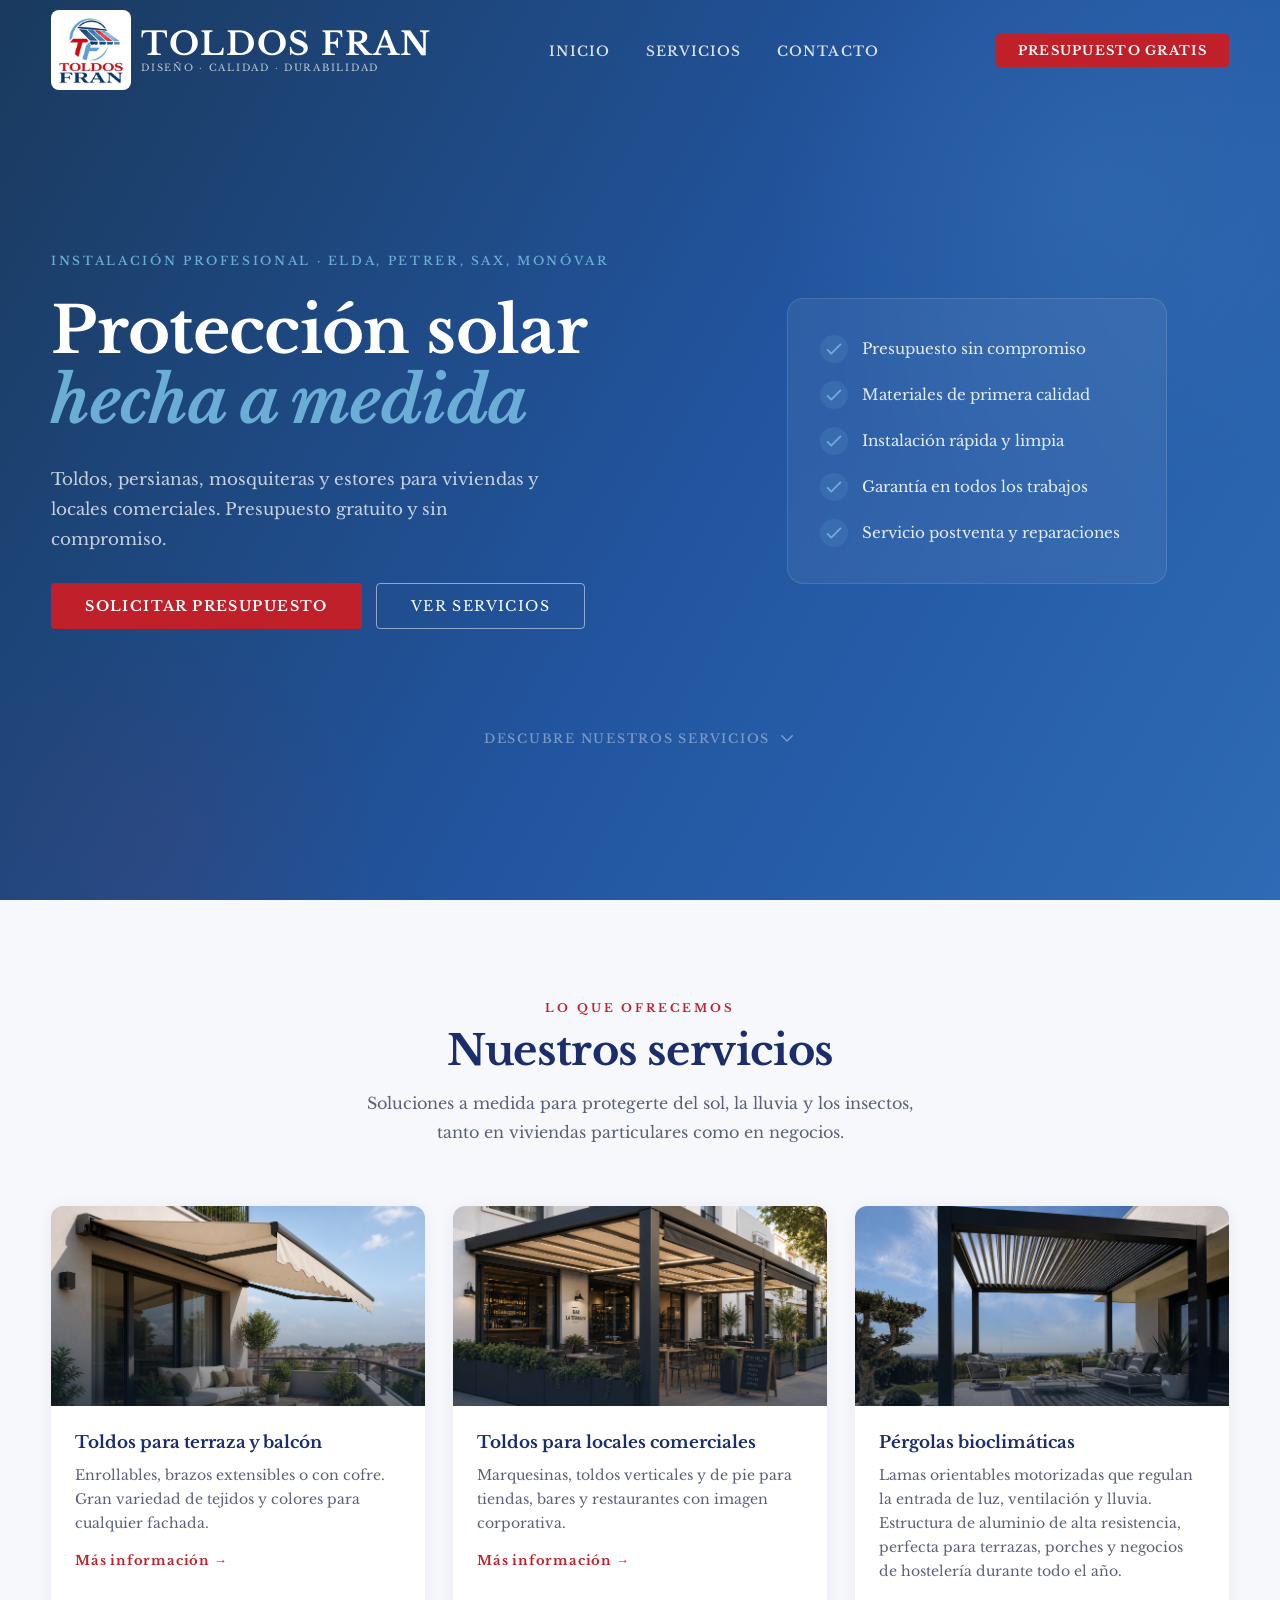
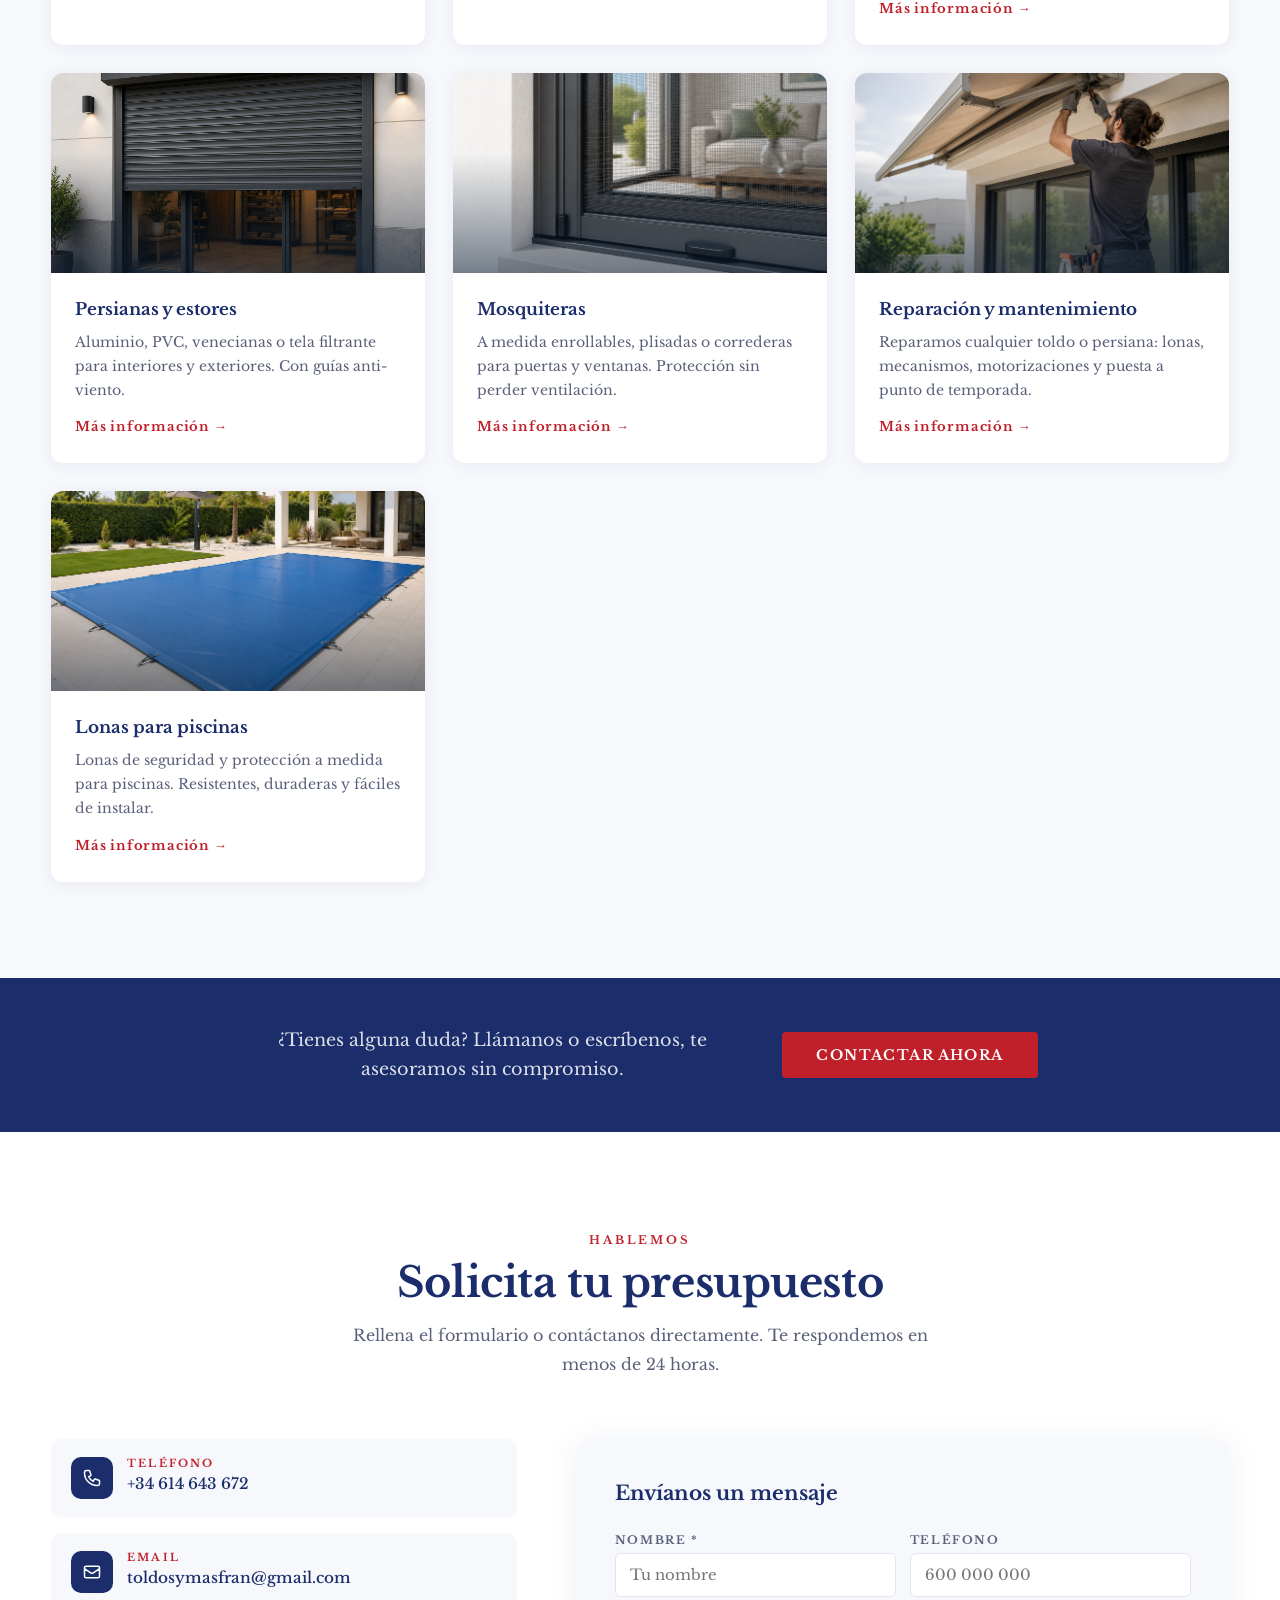
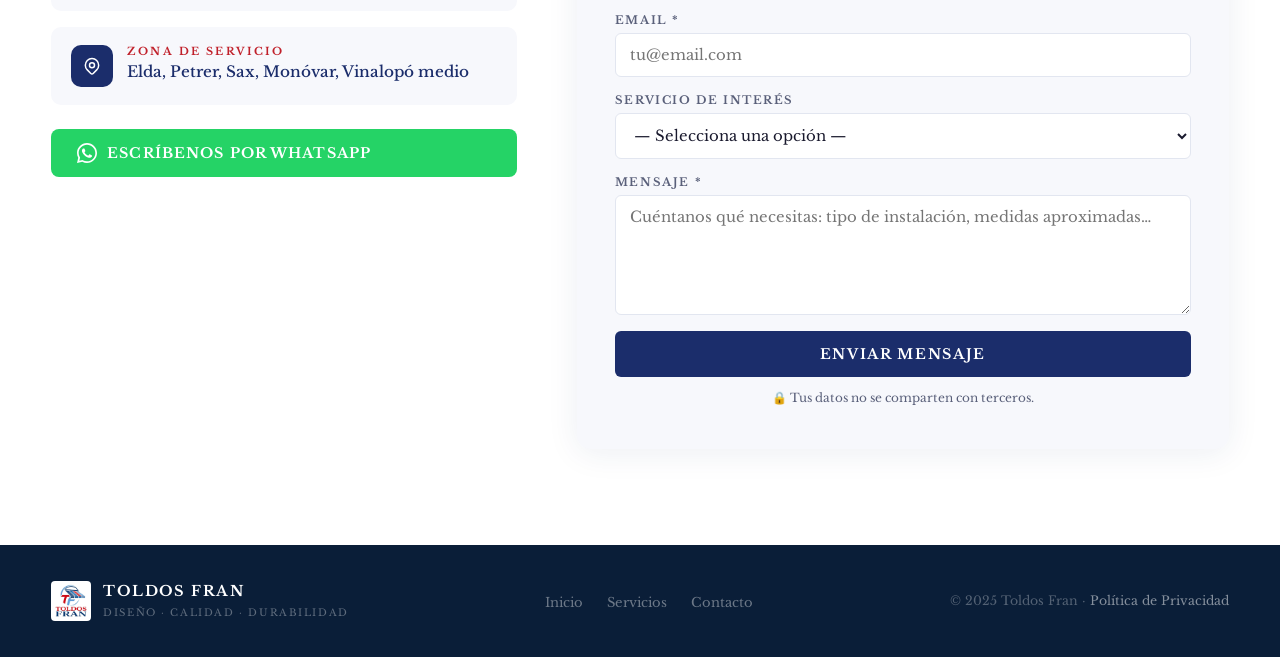
<file: index.html>
<!DOCTYPE html>
<html lang="es">
<head>
  <meta charset="UTF-8" />
  <meta name="viewport" content="width=device-width, initial-scale=1.0" />
  <meta name="description" content="Toldos Fran, instalación y reparación de toldos, persianas, mosquiteras y lonas en Elda, Petrer y comarca del Vinalopó. Presupuesto gratuito." />
  <meta name="keywords" content="toldos Elda, toldos Vinalopó, toldos Petrer, persianas Petrer, toldos Sax, persianas Sax, Pérgolas Petrer,persianas Elda, mosquiteras Elda, lonas piscina Elda, toldos Novelda, pérgolas bioclimáticas Elda" />
  <meta name="robots" content="index, follow" />
  <title>Toldos Fran – Toldos, Persianas y Mosquiteras en Elda | Vinalopó</title>
  <link rel="preconnect" href="https://fonts.googleapis.com" />
  <link rel="icon" type="image/jpeg" href="favicon.jpg" />
  <link rel="preconnect" href="https://fonts.gstatic.com" crossorigin />
  <link href="https://fonts.googleapis.com/css2?family=Libre+Baskerville:ital,wght@0,400;0,700;1,400&family=Roboto:ital,wght@0,300;0,400;0,500;0,700;1,300&display=swap" rel="stylesheet" />
  <link rel="stylesheet" href="styles.css" />
</head>
<body>

<!-- ══ NAVBAR ══════════════════════════════════ -->
<nav id="navbar">
  <div class="nav-inner">
    <a href="#inicio" class="nav-logo">
      <img src="logoToldosFran.jpg" alt="Toldos Fran - Toldos y persianas en Elda, Petrer y comarca" />
      <div class="nav-brand">
        <strong>Toldos Fran</strong>
        <span>Diseño · Calidad · Durabilidad</span>
      </div>
    </a>

    <ul class="nav-links" id="navMenu">
      <li><a href="#inicio">Inicio</a></li>
      <li><a href="#servicios">Servicios</a></li>
      <li><a href="#contacto">Contacto</a></li>
    </ul>

    <a href="#contacto" class="nav-cta">Presupuesto gratis</a>

    <button class="hamburger" id="hamburger" aria-label="Menú">
      <span></span><span></span><span></span>
    </button>
  </div>
</nav>


<!-- ══ HERO ════════════════════════════════════ -->
<section id="inicio">
  <div class="hero-inner">

    <div class="hero-text">
      <p class="hero-eyebrow">Instalación profesional · Elda, Petrer, Sax, Monóvar</p>
      <h1>Protección solar<br /><em>hecha a medida</em></h1>
      <p class="hero-desc">
        Toldos, persianas, mosquiteras y estores para viviendas
        y locales comerciales. Presupuesto gratuito y sin compromiso.
      </p>
      <div class="hero-btns">
        <a href="#contacto" class="btn-primary">Solicitar presupuesto</a>
        <a href="#servicios" class="btn-ghost">Ver servicios</a>
      </div>
    </div>

    <div class="hero-aside">
      <div class="hero-card">
        <div class="hero-card-item">
          <svg width="20" height="20" fill="none" viewBox="0 0 24 24" stroke="currentColor" stroke-width="2"><path stroke-linecap="round" stroke-linejoin="round" d="M5 13l4 4L19 7"/></svg>
          <span>Presupuesto sin compromiso</span>
        </div>
        <div class="hero-card-item">
          <svg width="20" height="20" fill="none" viewBox="0 0 24 24" stroke="currentColor" stroke-width="2"><path stroke-linecap="round" stroke-linejoin="round" d="M5 13l4 4L19 7"/></svg>
          <span>Materiales de primera calidad</span>
        </div>
        <div class="hero-card-item">
          <svg width="20" height="20" fill="none" viewBox="0 0 24 24" stroke="currentColor" stroke-width="2"><path stroke-linecap="round" stroke-linejoin="round" d="M5 13l4 4L19 7"/></svg>
          <span>Instalación rápida y limpia</span>
        </div>
        <div class="hero-card-item">
          <svg width="20" height="20" fill="none" viewBox="0 0 24 24" stroke="currentColor" stroke-width="2"><path stroke-linecap="round" stroke-linejoin="round" d="M5 13l4 4L19 7"/></svg>
          <span>Garantía en todos los trabajos</span>
        </div>
        <div class="hero-card-item">
          <svg width="20" height="20" fill="none" viewBox="0 0 24 24" stroke="currentColor" stroke-width="2"><path stroke-linecap="round" stroke-linejoin="round" d="M5 13l4 4L19 7"/></svg>
          <span>Servicio postventa y reparaciones</span>
        </div>
      </div>
    </div>

  </div>

  <!-- franja inferior de scroll -->
  <div class="hero-scroll">
    <span>Descubre nuestros servicios</span>
    <svg width="18" height="18" fill="none" viewBox="0 0 24 24" stroke="currentColor" stroke-width="2">
      <path stroke-linecap="round" stroke-linejoin="round" d="M19 9l-7 7-7-7"/>
    </svg>
  </div>
</section>


<!-- ══ SERVICIOS ═══════════════════════════════ -->
<section id="servicios">
  <div class="section-wrap">

    <div class="section-header">
      <p class="eyebrow">Lo que ofrecemos</p>
      <h2>Nuestros servicios</h2>
      <p class="section-desc">Soluciones a medida para protegerte del sol, la lluvia y los insectos, tanto en viviendas particulares como en negocios.</p>
    </div>

    <div class="svc-grid">

      <div class="svc-card">
        <div class="svc-img" style="background-image: url('img/toldo_terraza.png')">
          <div class="svc-img-overlay"></div>
        </div>
        <div class="svc-body">
          <h3>Toldos para terraza y balcón</h3>
          <p>Enrollables, brazos extensibles o con cofre. Gran variedad de tejidos y colores para cualquier fachada.</p>
          <a href="#contacto" class="svc-link">Más información →</a>
        </div>
      </div>

      <div class="svc-card">
        <div class="svc-img" style="background-image: url('img/toldo_comercial.png')">
          <div class="svc-img-overlay"></div>
        </div>
        <div class="svc-body">
          <h3>Toldos para locales comerciales</h3>
          <p>Marquesinas, toldos verticales y de pie para tiendas, bares y restaurantes con imagen corporativa.</p>
          <a href="#contacto" class="svc-link">Más información →</a>
        </div>
      </div>

      <div class="svc-card">
        <div class="svc-img" style="background-image: url('img/pergola.png')">
          <div class="svc-img-overlay"></div>
        </div>
        <div class="svc-body">
          <h3>Pérgolas bioclimáticas</h3>
          <p>Lamas orientables motorizadas que regulan la entrada de luz, ventilación y lluvia. Estructura de aluminio de alta resistencia, perfecta para terrazas, porches y negocios de hostelería durante todo el año.</p>
          <a href="#contacto" class="svc-link">Más información →</a>
        </div>
      </div>

      <div class="svc-card">
        <div class="svc-img" style="background-image: url('img/persianas.png')">
          <div class="svc-img-overlay"></div>
        </div>
        <div class="svc-body">
          <h3>Persianas y estores</h3>
          <p>Aluminio, PVC, venecianas o tela filtrante para interiores y exteriores. Con guías anti-viento.</p>
          <a href="#contacto" class="svc-link">Más información →</a>
        </div>
      </div>

      <div class="svc-card">
        <div class="svc-img" style="background-image: url('img/mosquiteras.png')">
          <div class="svc-img-overlay"></div>
        </div>
        <div class="svc-body">
          <h3>Mosquiteras</h3>
          <p>A medida enrollables, plisadas o correderas para puertas y ventanas. Protección sin perder ventilación.</p>
          <a href="#contacto" class="svc-link">Más información →</a>
        </div>
      </div>

      <div class="svc-card">
        <div class="svc-img" style="background-image: url('img/reparacion.png')">
          <div class="svc-img-overlay"></div>
        </div>
        <div class="svc-body">
          <h3>Reparación y mantenimiento</h3>
          <p>Reparamos cualquier toldo o persiana: lonas, mecanismos, motorizaciones y puesta a punto de temporada.</p>
          <a href="#contacto" class="svc-link">Más información →</a>
        </div>
      </div>

      <div class="svc-card">
        <div class="svc-img" style="background-image: url('img/lonas_piscina.png')">
          <div class="svc-img-overlay"></div>
        </div>
        <div class="svc-body">
          <h3>Lonas para piscinas</h3>
          <p>Lonas de seguridad y protección a medida para piscinas. Resistentes, duraderas y fáciles de instalar.</p>
          <a href="#contacto" class="svc-link">Más información →</a>
        </div>
      </div>

    </div>
  </div>
</section>


<!-- ══ FRANJA CTA ══════════════════════════════ -->
<div class="cta-strip">
  <p>¿Tienes alguna duda? Llámanos o escríbenos, te asesoramos sin compromiso.</p>
  <a href="#contacto" class="btn-primary">Contactar ahora</a>
</div>


<!-- ══ CONTACTO ════════════════════════════════ -->
<section id="contacto">
  <div class="section-wrap">

    <div class="section-header">
      <p class="eyebrow">Hablemos</p>
      <h2>Solicita tu presupuesto</h2>
      <p class="section-desc">Rellena el formulario o contáctanos directamente. Te respondemos en menos de 24 horas.</p>
    </div>

    <div class="contact-grid">

      <!-- Info -->
      <div class="contact-info">

        <div class="cinfo-item">
          <div class="cinfo-icon">
            <svg width="20" height="20" fill="none" viewBox="0 0 24 24" stroke="white" stroke-width="1.8">
              <path stroke-linecap="round" stroke-linejoin="round" d="M3 5a2 2 0 012-2h3.28a1 1 0 01.948.684l1.498 4.493a1 1 0 01-.502 1.21l-2.257 1.13a11.042 11.042 0 005.516 5.516l1.13-2.257a1 1 0 011.21-.502l4.493 1.498a1 1 0 01.684.949V19a2 2 0 01-2 2h-1C9.716 21 3 14.284 3 6V5z"/>
            </svg>
          </div>
          <div class="cinfo-body">
            <!-- ✏️ Cambia por el número real -->
            <label>Teléfono</label>
            <a href="tel:+34614643672">+34 614 643 672</a>
          </div>
        </div>

        <div class="cinfo-item">
          <div class="cinfo-icon">
            <svg width="20" height="20" fill="none" viewBox="0 0 24 24" stroke="white" stroke-width="1.8">
              <path stroke-linecap="round" stroke-linejoin="round" d="M3 8l7.89 5.26a2 2 0 002.22 0L21 8M5 19h14a2 2 0 002-2V7a2 2 0 00-2-2H5a2 2 0 00-2 2v10a2 2 0 002 2z"/>
            </svg>
          </div>
          <div class="cinfo-body">
            <!-- ✏️ Cambia por el email real -->
            <label>Email</label>
            <a href="mailto:toldosymasfran@gmail.com">toldosymasfran@gmail.com</a>
          </div>
        </div>

        <div class="cinfo-item">
          <div class="cinfo-icon">
            <svg width="20" height="20" fill="none" viewBox="0 0 24 24" stroke="white" stroke-width="1.8">
              <path stroke-linecap="round" stroke-linejoin="round" d="M17.657 16.657L13.414 20.9a1.998 1.998 0 01-2.827 0l-4.244-4.243a8 8 0 1111.314 0z"/>
              <path stroke-linecap="round" stroke-linejoin="round" d="M15 11a3 3 0 11-6 0 3 3 0 016 0z"/>
            </svg>
          </div>
          <div class="cinfo-body">
            <label>Zona de servicio</label>
            <span>Elda, Petrer, Sax, Monóvar, Vinalopó medio</span>
          </div>
        </div>

        <!--
          ✏️ WHATSAPP: cambia 34614643672 por el número real sin '+'.
             Ejemplo: +34 600 123 456  →  34600123456
        -->
        <a href="https://wa.me/34614643672?text=Hola%2C%20me%20gustar%C3%ADa%20pedir%20presupuesto."
           class="btn-whatsapp" target="_blank" rel="noopener noreferrer">
          <svg width="20" height="20" viewBox="0 0 32 32" fill="white">
            <path d="M16 0C7.163 0 0 7.163 0 16c0 2.822.736 5.469 2.027 7.773L0 32l8.485-2.003A15.937 15.937 0 0016 32c8.837 0 16-7.163 16-16S24.837 0 16 0zm0 29.333a13.27 13.27 0 01-6.756-1.843l-.484-.288-5.037 1.19 1.21-5.01-.315-.514A13.267 13.267 0 012.667 16C2.667 8.636 8.636 2.667 16 2.667S29.333 8.636 29.333 16 23.364 29.333 16 29.333zm7.27-9.927c-.398-.2-2.354-1.163-2.72-1.295-.365-.133-.631-.2-.897.2-.266.398-1.031 1.295-1.264 1.562-.232.266-.465.3-.863.1-.399-.2-1.683-.62-3.205-1.98-1.185-1.057-1.985-2.363-2.218-2.761-.232-.4-.025-.615.175-.814.18-.178.398-.465.598-.697.198-.232.265-.4.398-.665.133-.265.066-.498-.033-.697-.1-.2-.897-2.163-1.23-2.96-.324-.778-.653-.673-.897-.686l-.764-.013c-.266 0-.698.1-1.064.498-.365.4-1.396 1.363-1.396 3.326 0 1.963 1.43 3.86 1.629 4.126.2.266 2.815 4.298 6.822 6.026.954.412 1.698.657 2.279.841.957.304 1.828.261 2.516.158.767-.114 2.354-.962 2.687-1.891.333-.929.333-1.726.233-1.891-.1-.166-.365-.266-.764-.466z"/>
          </svg>
          Escríbenos por WhatsApp
        </a>

      </div>

      <!-- Formulario -->
      <div class="contact-form-wrap">
        <h3>Envíanos un mensaje</h3>

        <!--
          ✏️ ACTIVAR ENVÍO:
          · Opción A (simple): cambia el action a tu email real (mailto:tuemail@dominio.com)
          · Opción B (recomendado GitHub Pages): usa Formspree.io gratis
            → action="https://formspree.io/f/TU_ID"  y borra enctype + onsubmit
        -->
        <form id="contactForm" action="mailto:toldosymasfran@gmail.com"
              method="POST" enctype="text/plain" onsubmit="handleSubmit(event)">

          <div class="form-row">
            <div class="fgroup">
              <label for="nombre">Nombre *</label>
              <input type="text" id="nombre" name="nombre" placeholder="Tu nombre" required />
            </div>
            <div class="fgroup">
              <label for="telefono">Teléfono</label>
              <input type="tel" id="telefono" name="telefono" placeholder="600 000 000" />
            </div>
          </div>

          <div class="fgroup">
            <label for="email">Email *</label>
            <input type="email" id="email" name="email" placeholder="tu@email.com" required />
          </div>

          <div class="fgroup">
            <label for="servicio">Servicio de interés</label>
            <select id="servicio" name="servicio">
              <option value="">— Selecciona una opción —</option>
              <option>Toldos para terraza / balcón</option>
              <option>Toldos para local comercial</option>
              <option>Pérgolas bioclimáticas</option>
              <option>Persianas y estores</option>
              <option>Mosquiteras</option>
              <option>Reparación y mantenimiento</option>
              <option>Otro / No lo sé aún</option>
            </select>
          </div>

          <div class="fgroup">
            <label for="mensaje">Mensaje *</label>
            <textarea id="mensaje" name="mensaje" required
              placeholder="Cuéntanos qué necesitas: tipo de instalación, medidas aproximadas…"></textarea>
          </div>

          <button type="submit" class="btn-send">Enviar mensaje</button>
          <p class="form-note">🔒 Tus datos no se comparten con terceros.</p>
        </form>

        <div id="formOk" style="display:none; text-align:center; padding:40px 16px;">
          <svg width="52" height="52" fill="none" viewBox="0 0 24 24" stroke="#1B2D6B" stroke-width="1.5" style="margin:0 auto 16px;">
            <path stroke-linecap="round" stroke-linejoin="round" d="M9 12l2 2 4-4m6 2a9 9 0 11-18 0 9 9 0 0118 0z"/>
          </svg>
          <h4 style="font-size:1.3rem;font-weight:700;color:#1B2D6B;margin-bottom:8px;">¡Mensaje enviado!</h4>
          <p style="color:#5a607a;line-height:1.7;">Gracias por contactar con nosotros.<br/>Te responderemos lo antes posible.</p>
        </div>
      </div>

    </div>
  </div>
</section>


<!-- ══ FOOTER ══════════════════════════════════ -->
<footer>
  <div class="footer-inner">
    <div class="footer-logo">
      <img src="logoToldosFran.jpg" alt="Toldos Fran" />
      <div>
        <strong>TOLDOS FRAN</strong>
        <span>Diseño · Calidad · Durabilidad</span>
      </div>
    </div>
    <ul class="footer-links">
      <li><a href="#inicio">Inicio</a></li>
      <li><a href="#servicios">Servicios</a></li>
      <li><a href="#contacto">Contacto</a></li>
    </ul>
    <p class="footer-copy">© 2025 Toldos Fran · <a href="politica-privacidad.html" style="color:rgba(255,255,255,0.5);">Política de Privacidad</a></p>
  </div>
</footer>


<script>
  /* ── Navbar: se vuelve blanca al bajar ── */
  const navbar = document.getElementById('navbar');
  window.addEventListener('scroll', () => {
    navbar.classList.toggle('scrolled', window.scrollY > 60);
  });

  /* ── Hamburger ── */
  document.getElementById('hamburger').addEventListener('click', () => {
    document.getElementById('navMenu').classList.toggle('open');
  });
  document.querySelectorAll('.nav-links a').forEach(a =>
    a.addEventListener('click', () => document.getElementById('navMenu').classList.remove('open'))
  );

  /* ── Formulario ── */
  function handleSubmit(e) {
    document.getElementById('contactForm').style.display = 'none';
    document.getElementById('formOk').style.display = 'block';
  }
</script>

</body>
</html>
</file>
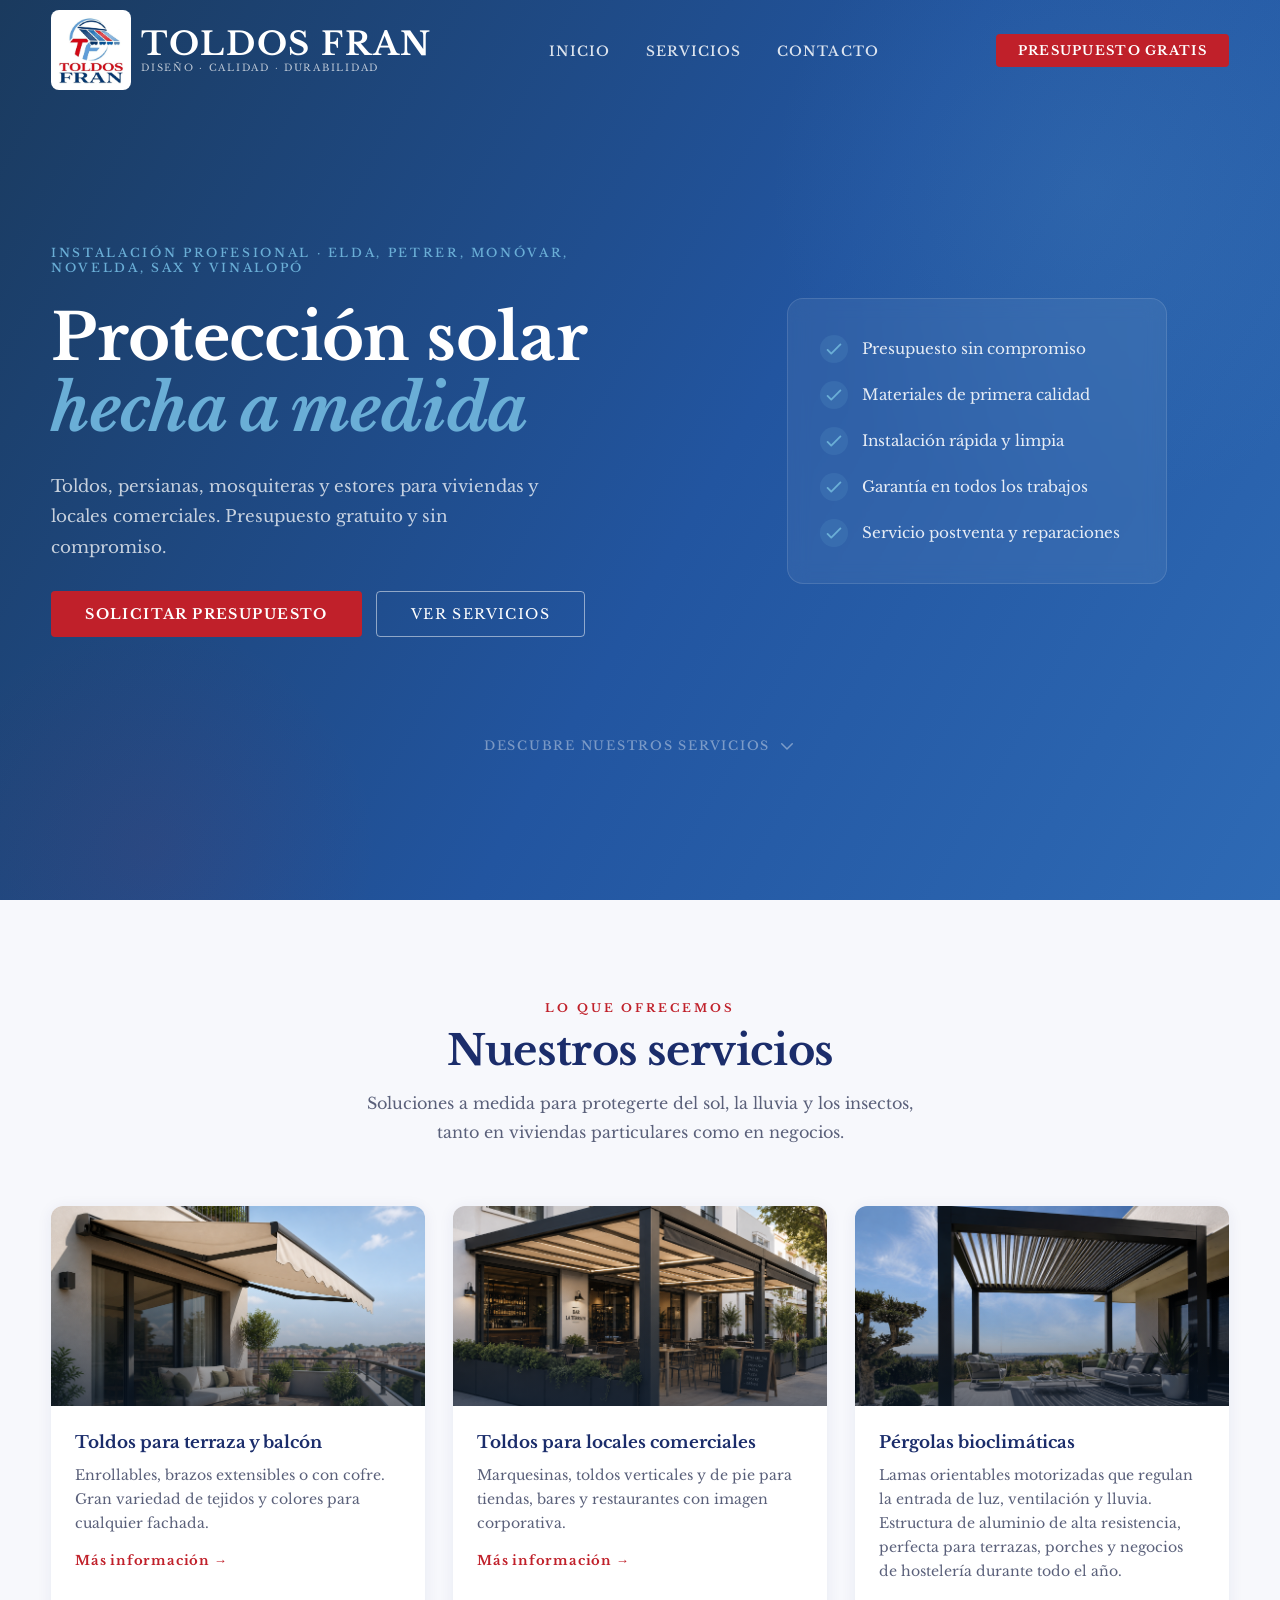
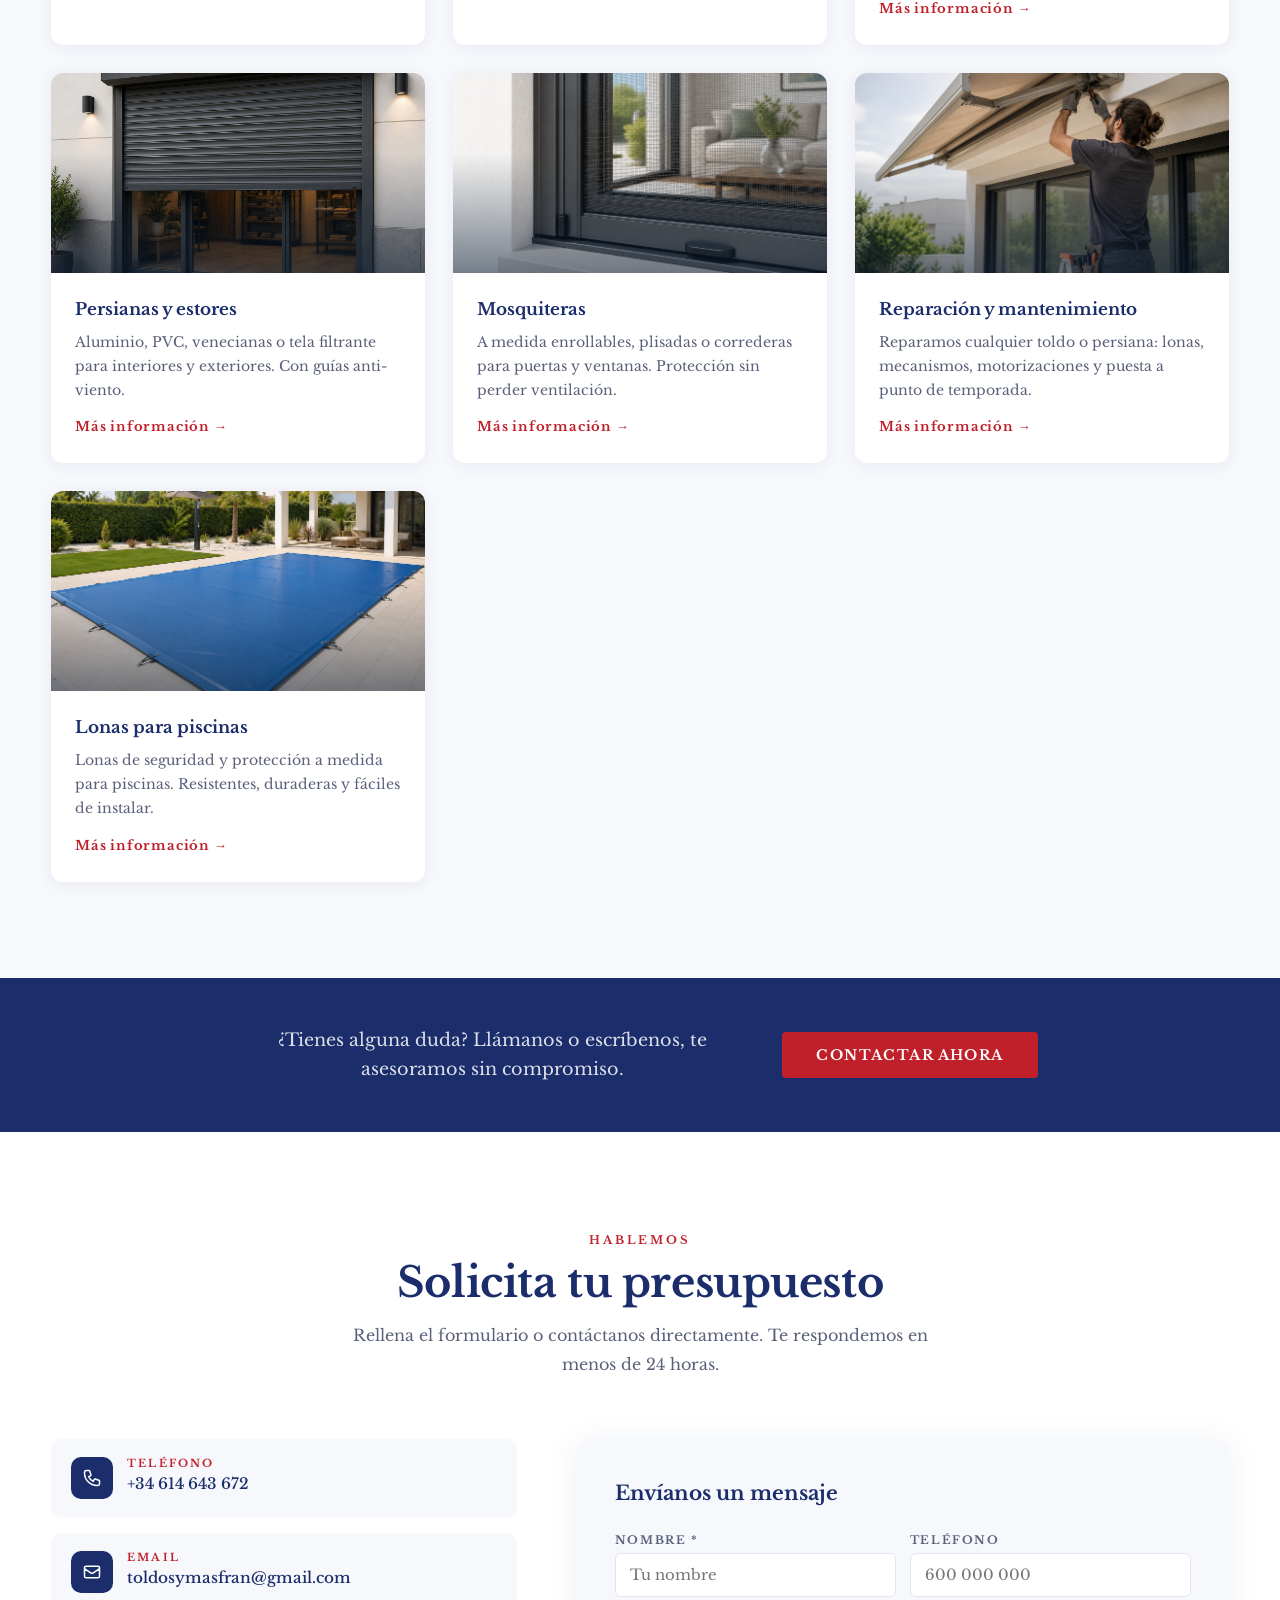
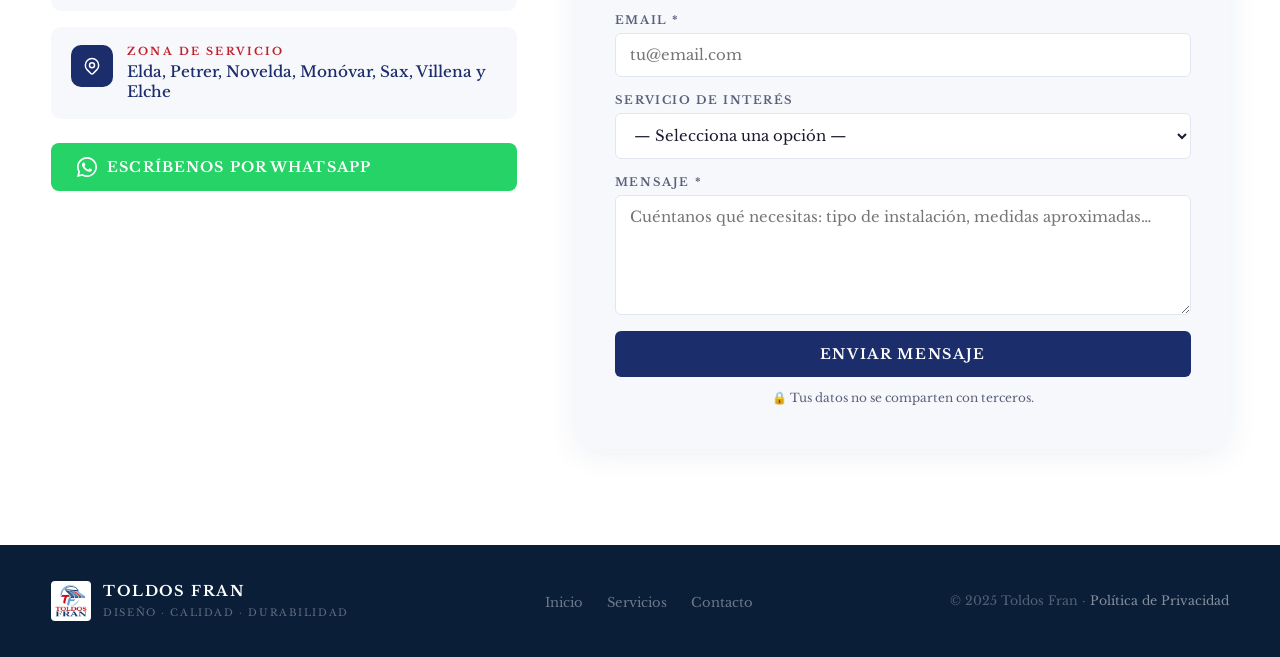
<file: index_3.html>
<!DOCTYPE html>
<html lang="es">
<head>
  <meta charset="UTF-8" />
  <meta name="viewport" content="width=device-width, initial-scale=1.0" />
  <meta name="description" content="Instalación y reparación de toldos, pérgolas bioclimáticas, persianas y mosquiteras en Elda, Petrer, Novelda, Monóvar, Sax, Villena y Elche. Presupuesto gratuito." />
  <meta name="keywords" content="toldos Elda, toldos Petrer, toldos Novelda, toldos Monóvar, toldos Sax, toldos Villena, toldos Elche, persianas Elda, mosquiteras Elda, lonas piscina Elda, pérgolas bioclimáticas Elda, pérgolas bioclimáticas Vinalopó" />
  <meta name="robots" content="index, follow" />
  <link rel="canonical" href="https://toldosfran.com/" />
  <title>Toldos y Pérgolas en Elda, Petrer y Vinalopó | Toldos Fran</title>

  <!-- Open Graph / WhatsApp / Facebook -->
  <meta property="og:type" content="website" />
  <meta property="og:site_name" content="Toldos Fran" />
  <meta property="og:title" content="Toldos y Pérgolas en Elda, Petrer y Vinalopó | Toldos Fran" />
  <meta property="og:description" content="Instalación y reparación de toldos, pérgolas bioclimáticas, persianas y mosquiteras en Elda, Petrer, Novelda, Monóvar, Sax, Villena y Elche. Presupuesto gratuito." />
  <meta property="og:image" content="https://toldosfran.com/logoToldosFran.jpg" />
  <meta property="og:url" content="https://toldosfran.com/" />
  <meta property="og:locale" content="es_ES" />
  <meta name="twitter:card" content="summary" />
  <link rel="preconnect" href="https://fonts.googleapis.com" />
  <link rel="icon" type="image/jpeg" href="favicon.jpg" />
  <link rel="preconnect" href="https://fonts.gstatic.com" crossorigin />
  <link href="https://fonts.googleapis.com/css2?family=Libre+Baskerville:ital,wght@0,400;0,700;1,400&family=Roboto:ital,wght@0,300;0,400;0,500;0,700;1,300&display=swap" rel="stylesheet" />
  <link rel="stylesheet" href="styles.css" />
</head>
<body>

<!-- ══ NAVBAR ══════════════════════════════════ -->
<nav id="navbar">
  <div class="nav-inner">
    <a href="#inicio" class="nav-logo">
      <img src="logoToldosFran.jpg" alt="Toldos Fran - Toldos y persianas en Elda, Petrer y comarca" />
      <div class="nav-brand">
        <strong>Toldos Fran</strong>
        <span>Diseño · Calidad · Durabilidad</span>
      </div>
    </a>

    <ul class="nav-links" id="navMenu">
      <li><a href="#inicio">Inicio</a></li>
      <li><a href="#servicios">Servicios</a></li>
      <li><a href="#contacto">Contacto</a></li>
    </ul>

    <a href="#contacto" class="nav-cta">Presupuesto gratis</a>

    <button class="hamburger" id="hamburger" aria-label="Menú">
      <span></span><span></span><span></span>
    </button>
  </div>
</nav>


<!-- ══ HERO ════════════════════════════════════ -->
<section id="inicio">
  <div class="hero-inner">

    <div class="hero-text">
      <p class="hero-eyebrow">Instalación profesional · Elda, Petrer, Monóvar, Novelda, Sax y Vinalopó</p>
      <h1>Protección solar<br /><em>hecha a medida</em></h1>
      <p class="hero-desc">
        Toldos, persianas, mosquiteras y estores para viviendas
        y locales comerciales. Presupuesto gratuito y sin compromiso.
      </p>
      <div class="hero-btns">
        <a href="#contacto" class="btn-primary">Solicitar presupuesto</a>
        <a href="#servicios" class="btn-ghost">Ver servicios</a>
      </div>
    </div>

    <div class="hero-aside">
      <div class="hero-card">
        <div class="hero-card-item">
          <svg width="20" height="20" fill="none" viewBox="0 0 24 24" stroke="currentColor" stroke-width="2"><path stroke-linecap="round" stroke-linejoin="round" d="M5 13l4 4L19 7"/></svg>
          <span>Presupuesto sin compromiso</span>
        </div>
        <div class="hero-card-item">
          <svg width="20" height="20" fill="none" viewBox="0 0 24 24" stroke="currentColor" stroke-width="2"><path stroke-linecap="round" stroke-linejoin="round" d="M5 13l4 4L19 7"/></svg>
          <span>Materiales de primera calidad</span>
        </div>
        <div class="hero-card-item">
          <svg width="20" height="20" fill="none" viewBox="0 0 24 24" stroke="currentColor" stroke-width="2"><path stroke-linecap="round" stroke-linejoin="round" d="M5 13l4 4L19 7"/></svg>
          <span>Instalación rápida y limpia</span>
        </div>
        <div class="hero-card-item">
          <svg width="20" height="20" fill="none" viewBox="0 0 24 24" stroke="currentColor" stroke-width="2"><path stroke-linecap="round" stroke-linejoin="round" d="M5 13l4 4L19 7"/></svg>
          <span>Garantía en todos los trabajos</span>
        </div>
        <div class="hero-card-item">
          <svg width="20" height="20" fill="none" viewBox="0 0 24 24" stroke="currentColor" stroke-width="2"><path stroke-linecap="round" stroke-linejoin="round" d="M5 13l4 4L19 7"/></svg>
          <span>Servicio postventa y reparaciones</span>
        </div>
      </div>
    </div>

  </div>

  <!-- franja inferior de scroll -->
  <div class="hero-scroll">
    <span>Descubre nuestros servicios</span>
    <svg width="18" height="18" fill="none" viewBox="0 0 24 24" stroke="currentColor" stroke-width="2">
      <path stroke-linecap="round" stroke-linejoin="round" d="M19 9l-7 7-7-7"/>
    </svg>
  </div>
</section>


<!-- ══ SERVICIOS ═══════════════════════════════ -->
<section id="servicios">
  <div class="section-wrap">

    <div class="section-header">
      <p class="eyebrow">Lo que ofrecemos</p>
      <h2>Nuestros servicios</h2>
      <p class="section-desc">Soluciones a medida para protegerte del sol, la lluvia y los insectos, tanto en viviendas particulares como en negocios.</p>
    </div>

    <div class="svc-grid">

      <div class="svc-card">
        <div class="svc-img" role="img" aria-label="Toldo para terraza y balcón instalado en Elda" style="background-image: url('img/toldo_terraza.png')">
          <div class="svc-img-overlay"></div>
        </div>
        <div class="svc-body">
          <h3>Toldos para terraza y balcón</h3>
          <p>Enrollables, brazos extensibles o con cofre. Gran variedad de tejidos y colores para cualquier fachada.</p>
          <a href="#contacto" class="svc-link">Más información →</a>
        </div>
      </div>

      <div class="svc-card">
        <div class="svc-img" role="img" aria-label="Toldo comercial para local o negocio" style="background-image: url('img/toldo_comercial.png')">
          <div class="svc-img-overlay"></div>
        </div>
        <div class="svc-body">
          <h3>Toldos para locales comerciales</h3>
          <p>Marquesinas, toldos verticales y de pie para tiendas, bares y restaurantes con imagen corporativa.</p>
          <a href="#contacto" class="svc-link">Más información →</a>
        </div>
      </div>

      <div class="svc-card">
        <div class="svc-img" role="img" aria-label="Pérgola bioclimática de aluminio con lamas orientables" style="background-image: url('img/pergola.png')">
          <div class="svc-img-overlay"></div>
        </div>
        <div class="svc-body">
          <h3>Pérgolas bioclimáticas</h3>
          <p>Lamas orientables motorizadas que regulan la entrada de luz, ventilación y lluvia. Estructura de aluminio de alta resistencia, perfecta para terrazas, porches y negocios de hostelería durante todo el año.</p>
          <a href="#contacto" class="svc-link">Más información →</a>
        </div>
      </div>

      <div class="svc-card">
        <div class="svc-img" role="img" aria-label="Persianas y estores de aluminio y PVC" style="background-image: url('img/persianas.png')">
          <div class="svc-img-overlay"></div>
        </div>
        <div class="svc-body">
          <h3>Persianas y estores</h3>
          <p>Aluminio, PVC, venecianas o tela filtrante para interiores y exteriores. Con guías anti-viento.</p>
          <a href="#contacto" class="svc-link">Más información →</a>
        </div>
      </div>

      <div class="svc-card">
        <div class="svc-img" role="img" aria-label="Mosquiteras enrollables a medida" style="background-image: url('img/mosquiteras.png')">
          <div class="svc-img-overlay"></div>
        </div>
        <div class="svc-body">
          <h3>Mosquiteras</h3>
          <p>A medida enrollables, plisadas o correderas para puertas y ventanas. Protección sin perder ventilación.</p>
          <a href="#contacto" class="svc-link">Más información →</a>
        </div>
      </div>

      <div class="svc-card">
        <div class="svc-img" role="img" aria-label="Reparación y mantenimiento de toldos y persianas" style="background-image: url('img/reparacion.png')">
          <div class="svc-img-overlay"></div>
        </div>
        <div class="svc-body">
          <h3>Reparación y mantenimiento</h3>
          <p>Reparamos cualquier toldo o persiana: lonas, mecanismos, motorizaciones y puesta a punto de temporada.</p>
          <a href="#contacto" class="svc-link">Más información →</a>
        </div>
      </div>

      <div class="svc-card">
        <div class="svc-img" role="img" aria-label="Lona de seguridad para piscina" style="background-image: url('img/lonas_piscina.png')">
          <div class="svc-img-overlay"></div>
        </div>
        <div class="svc-body">
          <h3>Lonas para piscinas</h3>
          <p>Lonas de seguridad y protección a medida para piscinas. Resistentes, duraderas y fáciles de instalar.</p>
          <a href="#contacto" class="svc-link">Más información →</a>
        </div>
      </div>

    </div>
  </div>
</section>


<!-- ══ FRANJA CTA ══════════════════════════════ -->
<div class="cta-strip">
  <p>¿Tienes alguna duda? Llámanos o escríbenos, te asesoramos sin compromiso.</p>
  <a href="#contacto" class="btn-primary">Contactar ahora</a>
</div>


<!-- ══ CONTACTO ════════════════════════════════ -->
<section id="contacto">
  <div class="section-wrap">

    <div class="section-header">
      <p class="eyebrow">Hablemos</p>
      <h2>Solicita tu presupuesto</h2>
      <p class="section-desc">Rellena el formulario o contáctanos directamente. Te respondemos en menos de 24 horas.</p>
    </div>

    <div class="contact-grid">

      <!-- Info -->
      <div class="contact-info">

        <div class="cinfo-item">
          <div class="cinfo-icon">
            <svg width="20" height="20" fill="none" viewBox="0 0 24 24" stroke="white" stroke-width="1.8">
              <path stroke-linecap="round" stroke-linejoin="round" d="M3 5a2 2 0 012-2h3.28a1 1 0 01.948.684l1.498 4.493a1 1 0 01-.502 1.21l-2.257 1.13a11.042 11.042 0 005.516 5.516l1.13-2.257a1 1 0 011.21-.502l4.493 1.498a1 1 0 01.684.949V19a2 2 0 01-2 2h-1C9.716 21 3 14.284 3 6V5z"/>
            </svg>
          </div>
          <div class="cinfo-body">
            <!-- ✏️ Cambia por el número real -->
            <label>Teléfono</label>
            <a href="tel:+34614643672">+34 614 643 672</a>
          </div>
        </div>

        <div class="cinfo-item">
          <div class="cinfo-icon">
            <svg width="20" height="20" fill="none" viewBox="0 0 24 24" stroke="white" stroke-width="1.8">
              <path stroke-linecap="round" stroke-linejoin="round" d="M3 8l7.89 5.26a2 2 0 002.22 0L21 8M5 19h14a2 2 0 002-2V7a2 2 0 00-2-2H5a2 2 0 00-2 2v10a2 2 0 002 2z"/>
            </svg>
          </div>
          <div class="cinfo-body">
            <!-- ✏️ Cambia por el email real -->
            <label>Email</label>
            <a href="mailto:toldosymasfran@gmail.com">toldosymasfran@gmail.com</a>
          </div>
        </div>

        <div class="cinfo-item">
          <div class="cinfo-icon">
            <svg width="20" height="20" fill="none" viewBox="0 0 24 24" stroke="white" stroke-width="1.8">
              <path stroke-linecap="round" stroke-linejoin="round" d="M17.657 16.657L13.414 20.9a1.998 1.998 0 01-2.827 0l-4.244-4.243a8 8 0 1111.314 0z"/>
              <path stroke-linecap="round" stroke-linejoin="round" d="M15 11a3 3 0 11-6 0 3 3 0 016 0z"/>
            </svg>
          </div>
          <div class="cinfo-body">
            <label>Zona de servicio</label>
            <span>Elda, Petrer, Novelda, Monóvar, Sax, Villena y Elche</span>
          </div>
        </div>

        <!--
          ✏️ WHATSAPP: cambia 34614643672 por el número real sin '+'.
             Ejemplo: +34 600 123 456  →  34600123456
        -->
        <a href="https://wa.me/34614643672?text=Hola%2C%20me%20gustar%C3%ADa%20pedir%20presupuesto."
           class="btn-whatsapp" target="_blank" rel="noopener noreferrer">
          <svg width="20" height="20" viewBox="0 0 32 32" fill="white">
            <path d="M16 0C7.163 0 0 7.163 0 16c0 2.822.736 5.469 2.027 7.773L0 32l8.485-2.003A15.937 15.937 0 0016 32c8.837 0 16-7.163 16-16S24.837 0 16 0zm0 29.333a13.27 13.27 0 01-6.756-1.843l-.484-.288-5.037 1.19 1.21-5.01-.315-.514A13.267 13.267 0 012.667 16C2.667 8.636 8.636 2.667 16 2.667S29.333 8.636 29.333 16 23.364 29.333 16 29.333zm7.27-9.927c-.398-.2-2.354-1.163-2.72-1.295-.365-.133-.631-.2-.897.2-.266.398-1.031 1.295-1.264 1.562-.232.266-.465.3-.863.1-.399-.2-1.683-.62-3.205-1.98-1.185-1.057-1.985-2.363-2.218-2.761-.232-.4-.025-.615.175-.814.18-.178.398-.465.598-.697.198-.232.265-.4.398-.665.133-.265.066-.498-.033-.697-.1-.2-.897-2.163-1.23-2.96-.324-.778-.653-.673-.897-.686l-.764-.013c-.266 0-.698.1-1.064.498-.365.4-1.396 1.363-1.396 3.326 0 1.963 1.43 3.86 1.629 4.126.2.266 2.815 4.298 6.822 6.026.954.412 1.698.657 2.279.841.957.304 1.828.261 2.516.158.767-.114 2.354-.962 2.687-1.891.333-.929.333-1.726.233-1.891-.1-.166-.365-.266-.764-.466z"/>
          </svg>
          Escríbenos por WhatsApp
        </a>

      </div>

      <!-- Formulario -->
      <div class="contact-form-wrap">
        <h3>Envíanos un mensaje</h3>

        <!--
          ✏️ ACTIVAR ENVÍO:
          · Opción A (simple): cambia el action a tu email real (mailto:tuemail@dominio.com)
          · Opción B (recomendado GitHub Pages): usa Formspree.io gratis
            → action="https://formspree.io/f/TU_ID"  y borra enctype + onsubmit
        -->
        <form id="contactForm" action="mailto:toldosymasfran@gmail.com"
              method="POST" enctype="text/plain" onsubmit="handleSubmit(event)">

          <div class="form-row">
            <div class="fgroup">
              <label for="nombre">Nombre *</label>
              <input type="text" id="nombre" name="nombre" placeholder="Tu nombre" required />
            </div>
            <div class="fgroup">
              <label for="telefono">Teléfono</label>
              <input type="tel" id="telefono" name="telefono" placeholder="600 000 000" />
            </div>
          </div>

          <div class="fgroup">
            <label for="email">Email *</label>
            <input type="email" id="email" name="email" placeholder="tu@email.com" required />
          </div>

          <div class="fgroup">
            <label for="servicio">Servicio de interés</label>
            <select id="servicio" name="servicio">
              <option value="">— Selecciona una opción —</option>
              <option>Toldos para terraza / balcón</option>
              <option>Toldos para local comercial</option>
              <option>Pérgolas bioclimáticas</option>
              <option>Persianas y estores</option>
              <option>Mosquiteras</option>
              <option>Reparación y mantenimiento</option>
              <option>Otro / No lo sé aún</option>
            </select>
          </div>

          <div class="fgroup">
            <label for="mensaje">Mensaje *</label>
            <textarea id="mensaje" name="mensaje" required
              placeholder="Cuéntanos qué necesitas: tipo de instalación, medidas aproximadas…"></textarea>
          </div>

          <button type="submit" class="btn-send">Enviar mensaje</button>
          <p class="form-note">🔒 Tus datos no se comparten con terceros.</p>
        </form>

        <div id="formOk" style="display:none; text-align:center; padding:40px 16px;">
          <svg width="52" height="52" fill="none" viewBox="0 0 24 24" stroke="#1B2D6B" stroke-width="1.5" style="margin:0 auto 16px;">
            <path stroke-linecap="round" stroke-linejoin="round" d="M9 12l2 2 4-4m6 2a9 9 0 11-18 0 9 9 0 0118 0z"/>
          </svg>
          <h4 style="font-size:1.3rem;font-weight:700;color:#1B2D6B;margin-bottom:8px;">¡Mensaje enviado!</h4>
          <p style="color:#5a607a;line-height:1.7;">Gracias por contactar con nosotros.<br/>Te responderemos lo antes posible.</p>
        </div>
      </div>

    </div>
  </div>
</section>


<!-- ══ FOOTER ══════════════════════════════════ -->
<footer>
  <div class="footer-inner">
    <div class="footer-logo">
      <img src="logoToldosFran.jpg" alt="Toldos Fran" />
      <div>
        <strong>TOLDOS FRAN</strong>
        <span>Diseño · Calidad · Durabilidad</span>
      </div>
    </div>
    <ul class="footer-links">
      <li><a href="#inicio">Inicio</a></li>
      <li><a href="#servicios">Servicios</a></li>
      <li><a href="#contacto">Contacto</a></li>
    </ul>
    <p class="footer-copy">© 2025 Toldos Fran · <a href="politica-privacidad.html" style="color:rgba(255,255,255,0.5);">Política de Privacidad</a></p>
  </div>
</footer>


<script>
  /* ── Navbar: se vuelve blanca al bajar ── */
  const navbar = document.getElementById('navbar');
  window.addEventListener('scroll', () => {
    navbar.classList.toggle('scrolled', window.scrollY > 60);
  });

  /* ── Hamburger ── */
  document.getElementById('hamburger').addEventListener('click', () => {
    document.getElementById('navMenu').classList.toggle('open');
  });
  document.querySelectorAll('.nav-links a').forEach(a =>
    a.addEventListener('click', () => document.getElementById('navMenu').classList.remove('open'))
  );

  /* ── Formulario ── */
  function handleSubmit(e) {
    document.getElementById('contactForm').style.display = 'none';
    document.getElementById('formOk').style.display = 'block';
  }
</script>

</body>
</html>
</file>
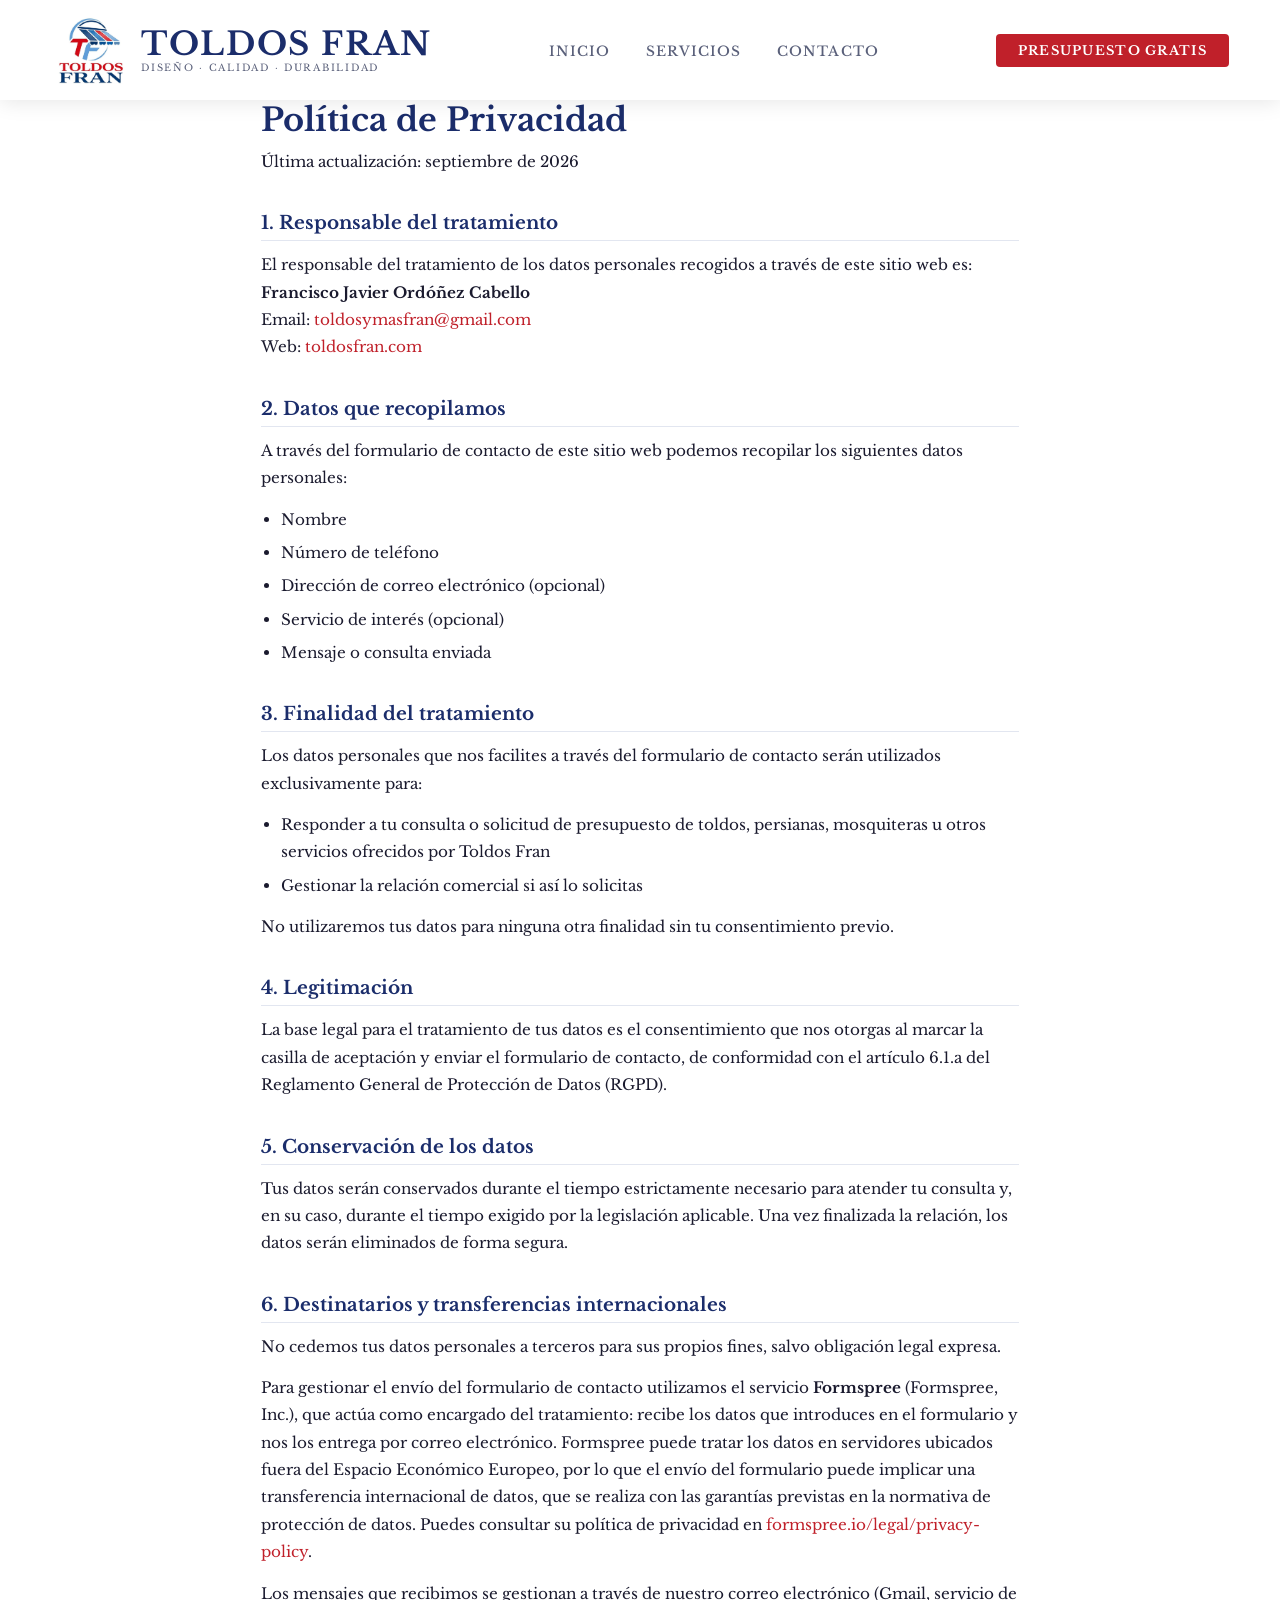
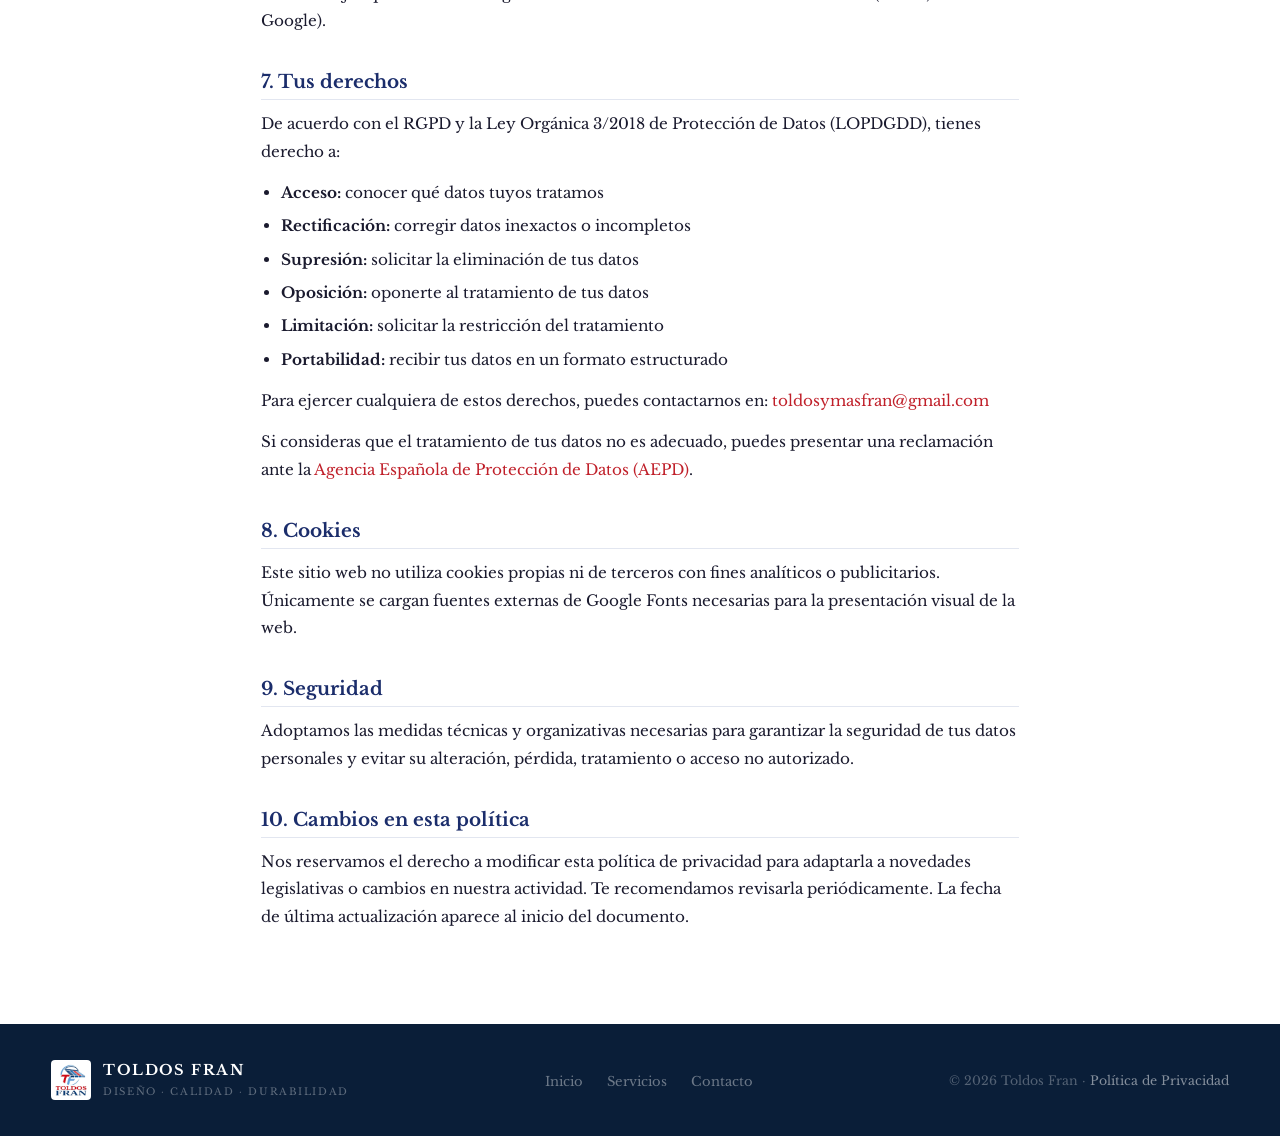
<file: politica-privacidad.html>
<!DOCTYPE html>
<html lang="es">
<head>
  <meta charset="UTF-8" />
  <meta name="viewport" content="width=device-width, initial-scale=1.0" />
  <meta name="robots" content="noindex, follow" />
  <title>Política de Privacidad – Toldos Fran</title>
  <link rel="preconnect" href="https://fonts.googleapis.com" />
  <link rel="icon" type="image/jpeg" href="favicon.jpg" />
  <link rel="preconnect" href="https://fonts.gstatic.com" crossorigin />
  <link href="https://fonts.googleapis.com/css2?family=Libre+Baskerville:ital,wght@0,400;0,700;1,400&family=Roboto:ital,wght@0,300;0,400;0,500;0,700;1,300&display=swap" rel="stylesheet" />
  <link rel="stylesheet" href="styles.css" />
  <style>
    .privacy-wrap {
      max-width: 860px;
      margin: 0 auto;
      padding: 100px 4vw 80px;
    }
    .privacy-wrap h1 {
      font-family: 'Libre Baskerville', serif;
      font-size: 2rem; font-weight: 700;
      color: var(--navy); margin-bottom: 8px;
    }
    .privacy-updated {
      font-size: 0.82rem; color: var(--muted);
      margin-bottom: 40px;
    }
    .privacy-wrap h2 {
      font-family: 'Libre Baskerville', serif;
      font-size: 1.15rem; font-weight: 700;
      color: var(--navy);
      margin-top: 36px; margin-bottom: 10px;
      padding-bottom: 6px;
      border-bottom: 1.5px solid var(--border);
    }
    .privacy-wrap p {
      font-size: 0.95rem; font-weight: 300;
      line-height: 1.8; color: var(--text);
      margin-bottom: 14px;
    }
    .privacy-wrap ul {
      margin: 0 0 14px 20px;
      font-size: 0.95rem; font-weight: 300;
      line-height: 1.8; color: var(--text);
    }
    .privacy-wrap ul li { margin-bottom: 6px; }
    .privacy-wrap a { color: var(--red); }
    .privacy-wrap a:hover { text-decoration: underline; }
  </style>
</head>
<body>

<!-- ══ NAVBAR ══════════════════════════════════ -->
<nav id="navbar" class="scrolled">
  <div class="nav-inner">
    <a href="index.html" class="nav-logo">
      <img src="logoToldosFran.jpg" alt="Toldos Fran - Toldos y persianas en Elda" />
      <div class="nav-brand">
        <strong>Toldos Fran</strong>
        <span>Diseño · Calidad · Durabilidad</span>
      </div>
    </a>

    <ul class="nav-links" id="navMenu">
      <li><a href="index.html#inicio">Inicio</a></li>
      <li><a href="index.html#servicios">Servicios</a></li>
      <li><a href="index.html#contacto">Contacto</a></li>
    </ul>

    <a href="index.html#contacto" class="nav-cta">Presupuesto gratis</a>

    <button class="hamburger" id="hamburger" aria-label="Menú">
      <span></span><span></span><span></span>
    </button>
  </div>
</nav>


<!-- ══ CONTENIDO ═══════════════════════════════ -->
<div class="privacy-wrap">
  <h1>Política de Privacidad</h1>
  <p class="privacy-updated">Última actualización: septiembre de 2026</p>

  <h2>1. Responsable del tratamiento</h2>
  <p>
    El responsable del tratamiento de los datos personales recogidos a través de este sitio web es:<br />
    <strong>Francisco Javier Ordóñez Cabello</strong><br />
    Email: <a href="mailto:toldosymasfran@gmail.com">toldosymasfran@gmail.com</a><br />
    Web: <a href="https://toldosfran.com">toldosfran.com</a>
  </p>

  <h2>2. Datos que recopilamos</h2>
  <p>A través del formulario de contacto de este sitio web podemos recopilar los siguientes datos personales:</p>
  <ul>
    <li>Nombre</li>
    <li>Número de teléfono</li>
    <li>Dirección de correo electrónico (opcional)</li>
    <li>Servicio de interés (opcional)</li>
    <li>Mensaje o consulta enviada</li>
  </ul>

  <h2>3. Finalidad del tratamiento</h2>
  <p>Los datos personales que nos facilites a través del formulario de contacto serán utilizados exclusivamente para:</p>
  <ul>
    <li>Responder a tu consulta o solicitud de presupuesto de toldos, persianas, mosquiteras u otros servicios ofrecidos por Toldos Fran</li>
    <li>Gestionar la relación comercial si así lo solicitas</li>
  </ul>
  <p>No utilizaremos tus datos para ninguna otra finalidad sin tu consentimiento previo.</p>

  <h2>4. Legitimación</h2>
  <p>La base legal para el tratamiento de tus datos es el consentimiento que nos otorgas al marcar la casilla de aceptación y enviar el formulario de contacto, de conformidad con el artículo 6.1.a del Reglamento General de Protección de Datos (RGPD).</p>

  <h2>5. Conservación de los datos</h2>
  <p>Tus datos serán conservados durante el tiempo estrictamente necesario para atender tu consulta y, en su caso, durante el tiempo exigido por la legislación aplicable. Una vez finalizada la relación, los datos serán eliminados de forma segura.</p>

  <h2>6. Destinatarios y transferencias internacionales</h2>
  <p>No cedemos tus datos personales a terceros para sus propios fines, salvo obligación legal expresa.</p>
  <p>Para gestionar el envío del formulario de contacto utilizamos el servicio <strong>Formspree</strong> (Formspree, Inc.), que actúa como encargado del tratamiento: recibe los datos que introduces en el formulario y nos los entrega por correo electrónico. Formspree puede tratar los datos en servidores ubicados fuera del Espacio Económico Europeo, por lo que el envío del formulario puede implicar una transferencia internacional de datos, que se realiza con las garantías previstas en la normativa de protección de datos. Puedes consultar su política de privacidad en <a href="https://formspree.io/legal/privacy-policy" target="_blank" rel="noopener noreferrer">formspree.io/legal/privacy-policy</a>.</p>
  <p>Los mensajes que recibimos se gestionan a través de nuestro correo electrónico (Gmail, servicio de Google).</p>

  <h2>7. Tus derechos</h2>
  <p>De acuerdo con el RGPD y la Ley Orgánica 3/2018 de Protección de Datos (LOPDGDD), tienes derecho a:</p>
  <ul>
    <li><strong>Acceso:</strong> conocer qué datos tuyos tratamos</li>
    <li><strong>Rectificación:</strong> corregir datos inexactos o incompletos</li>
    <li><strong>Supresión:</strong> solicitar la eliminación de tus datos</li>
    <li><strong>Oposición:</strong> oponerte al tratamiento de tus datos</li>
    <li><strong>Limitación:</strong> solicitar la restricción del tratamiento</li>
    <li><strong>Portabilidad:</strong> recibir tus datos en un formato estructurado</li>
  </ul>
  <p>Para ejercer cualquiera de estos derechos, puedes contactarnos en: <a href="mailto:toldosymasfran@gmail.com">toldosymasfran@gmail.com</a></p>
  <p>Si consideras que el tratamiento de tus datos no es adecuado, puedes presentar una reclamación ante la <a href="https://www.aepd.es" target="_blank" rel="noopener">Agencia Española de Protección de Datos (AEPD)</a>.</p>

  <h2>8. Cookies</h2>
  <p>Este sitio web no utiliza cookies propias ni de terceros con fines analíticos o publicitarios. Únicamente se cargan fuentes externas de Google Fonts necesarias para la presentación visual de la web.</p>

  <h2>9. Seguridad</h2>
  <p>Adoptamos las medidas técnicas y organizativas necesarias para garantizar la seguridad de tus datos personales y evitar su alteración, pérdida, tratamiento o acceso no autorizado.</p>

  <h2>10. Cambios en esta política</h2>
  <p>Nos reservamos el derecho a modificar esta política de privacidad para adaptarla a novedades legislativas o cambios en nuestra actividad. Te recomendamos revisarla periódicamente. La fecha de última actualización aparece al inicio del documento.</p>
</div>


<!-- ══ FOOTER ══════════════════════════════════ -->
<footer>
  <div class="footer-inner">
    <div class="footer-logo">
      <img src="logoToldosFran.jpg" alt="Toldos Fran" />
      <div>
        <strong>TOLDOS FRAN</strong>
        <span>Diseño · Calidad · Durabilidad</span>
      </div>
    </div>
    <ul class="footer-links">
      <li><a href="index.html#inicio">Inicio</a></li>
      <li><a href="index.html#servicios">Servicios</a></li>
      <li><a href="index.html#contacto">Contacto</a></li>
    </ul>
    <p class="footer-copy">© 2026 Toldos Fran · <a href="politica-privacidad.html" style="color:rgba(255,255,255,0.5);">Política de Privacidad</a></p>
  </div>
</footer>


<script>
  /* ── Hamburger ── */
  document.getElementById('hamburger').addEventListener('click', () => {
    document.getElementById('navMenu').classList.toggle('open');
  });
  document.querySelectorAll('.nav-links a').forEach(a =>
    a.addEventListener('click', () => document.getElementById('navMenu').classList.remove('open'))
  );
</script>

</body>
</html>
</file>
<file: styles.css>
/* ══════════════════════════════════════════════
   TOLDOS FRAN — styles.css
   ══════════════════════════════════════════════ */

/* ── VARIABLES ────────────────────────────────── */
:root {
  --font-heading: 'Libre Baskerville', Georgia, serif;
  --font-body:    'Libre Baskerville', Georgia, serif;
  --red:        #C0202A;
  --red-dark:   #9a1820;
  --navy:       #1B2D6B;
  --navy-light: #2a4190;
  --blue:       #6aaed6;
  --blue-lt:    #c5dff0;
  --white:      #ffffff;
  --bg:         #f7f8fc;
  --bg-dark:    #1a3a5e;
  --text:       #1a1a2e;
  --muted:      #5a607a;
  --border:     #e2e6f0;
}

/* ── RESET ────────────────────────────────────── */
*, *::before, *::after { box-sizing: border-box; margin: 0; padding: 0; }
html { scroll-behavior: smooth; }
body {
  font-family: var(--font-heading);
  color: var(--text);
  background: var(--white);
  -webkit-font-smoothing: antialiased;
}
h1, h2, h3, h4 {
  font-family: var(--font-heading);
}
a { text-decoration: none; color: inherit; }
img { display: block; max-width: 100%; }

/* ── BOTONES GLOBALES ─────────────────────────── */
.btn-primary {
  display: inline-block;
  background: var(--red);
  color: #fff;
  padding: 14px 34px;
  border-radius: 4px;
  font-family: var(--font-heading);
  font-size: 0.88rem;
  font-weight: 700;
  letter-spacing: 0.1em;
  text-transform: uppercase;
  border: none;
  cursor: pointer;
  transition: background 0.2s, transform 0.15s;
}
.btn-primary:hover { background: var(--red-dark); transform: translateY(-2px); }

.btn-ghost {
  display: inline-block;
  background: transparent;
  color: #fff;
  padding: 13px 34px;
  border-radius: 4px;
  font-family: var(--font-heading);
  font-size: 0.88rem;
  font-weight: 400;
  letter-spacing: 0.1em;
  text-transform: uppercase;
  border: 1.5px solid rgba(255,255,255,0.5);
  transition: border-color 0.2s, background 0.2s;
}
.btn-ghost:hover { border-color: #fff; background: rgba(255,255,255,0.1); }

/* ── NAVBAR ───────────────────────────────────── */
#navbar {
  position: fixed;
  top: 0; left: 0; right: 0;
  z-index: 100;
  transition: background 0.3s, box-shadow 0.3s;
  background: transparent;
}
#navbar.scrolled {
  background: var(--white);
  box-shadow: 0 2px 20px rgba(0,0,0,0.1);
}
.nav-inner {
  max-width: 1400px;
  margin: 0 auto;
  padding: 0 4vw;
  height: 100px;
  display: flex;
  align-items: center;
  justify-content: space-between;
  gap: 24px;
}

/* Logo */
.nav-logo {
  display: flex;
  align-items: center;
  gap: 10px;
  flex-shrink: 0;
}
.nav-logo img {
  height: 80px; width: 80px;
  border-radius: 10%;
  background: #fff;
  padding: 3px;
  object-fit: contain;
}
.nav-brand { display: flex; flex-direction: column; line-height: 1.2; }
.nav-brand strong {
  font-size: 2rem;
  font-family: var(--font-heading);
  font-weight: 700;
  letter-spacing: 0.05em;
  text-transform: uppercase;
  color: var(--white);
  transition: color 0.3s;
}
.nav-brand span {
  font-size: 0.6rem;
  font-family: var(--font-heading);
  font-weight: 400;
  letter-spacing: 0.18em;
  text-transform: uppercase;
  color: rgba(255,255,255,0.7);
  transition: color 0.3s;
}
#navbar.scrolled .nav-brand strong { color: var(--navy); }
#navbar.scrolled .nav-brand span   { color: var(--muted); }

/* Links */
.nav-links {
  display: flex;
  gap: 36px;
  list-style: none;
  margin: 0 auto;
}
.nav-links a {
  font-size: 0.85rem;
  font-weight: 500;
  letter-spacing: 0.08em;
  text-transform: uppercase;
  color: rgba(255,255,255,0.85);
  transition: color 0.2s;
  position: relative;
  padding-bottom: 3px;
}
.nav-links a::after {
  content: '';
  position: absolute;
  bottom: 0; left: 0;
  width: 0; height: 1.5px;
  background: var(--red);
  transition: width 0.25s;
}
.nav-links a:hover { color: #fff; }
.nav-links a:hover::after { width: 100%; }
#navbar.scrolled .nav-links a { color: var(--muted); }
#navbar.scrolled .nav-links a:hover { color: var(--navy); }

/* CTA button en navbar */
.nav-cta {
  flex-shrink: 0;
  background: var(--red);
  color: #fff !important;
  padding: 9px 22px;
  border-radius: 4px;
  font-size: 0.8rem;
  font-weight: 700;
  letter-spacing: 0.1em;
  text-transform: uppercase;
  transition: background 0.2s;
  white-space: nowrap;
}
.nav-cta:hover { background: var(--red-dark); }

/* Hamburger */
.hamburger {
  display: none;
  flex-direction: column;
  gap: 5px;
  cursor: pointer;
  background: none;
  border: none;
  padding: 4px;
}
.hamburger span {
  display: block;
  width: 24px; height: 2px;
  background: #fff;
  border-radius: 2px;
  transition: 0.3s;
}
#navbar.scrolled .hamburger span { background: var(--navy); }

/* ── HERO ─────────────────────────────────────── */
#inicio {
  min-height: 100vh;
  background: linear-gradient(120deg, #1a3a5e 0%, #2255a0 55%, #2e6ab5 100%);
  display: flex;
  flex-direction: column;
  justify-content: center;
  position: relative;
  overflow: hidden;
}

/* Círculo decorativo */
#inicio::before {
  content: '';
  position: absolute;
  top: -160px; right: -160px;
  width: 700px; height: 700px;
  border-radius: 50%;
  background: radial-gradient(circle at center, rgba(106,174,214,0.12) 0%, transparent 65%);
  pointer-events: none;
}
#inicio::after {
  content: '';
  position: absolute;
  bottom: -200px; left: -100px;
  width: 500px; height: 500px;
  border-radius: 50%;
  background: radial-gradient(circle at center, rgba(192,32,42,0.07) 0%, transparent 65%);
  pointer-events: none;
}

.hero-inner {
  position: relative;
  z-index: 1;
  max-width: 1400px;
  margin: 0 auto;
  padding: 120px 4vw 80px;
  display: grid;
  grid-template-columns: 1.1fr 0.9fr;
  gap: 60px;
  align-items: center;
  width: 100%;
}

/* Texto izquierdo */
.hero-text { display: flex; flex-direction: column; gap: 28px; }

.hero-eyebrow {
  font-size: 0.75rem;
  font-weight: 500;
  letter-spacing: 0.22em;
  text-transform: uppercase;
  color: var(--blue);
}
.hero-text h1 {
  font-size: clamp(2.4rem, 5vw, 4rem);
  font-family: var(--font-heading);
  font-weight: 700;
  color: #fff;
  line-height: 1.1;
  letter-spacing: -0.01em;
}
.hero-text h1 em {
  font-style: italic;
  color: var(--blue);
}
.hero-desc {
  font-size: 1.05rem;
  font-weight: 300;
  color: rgba(255,255,255,0.75);
  line-height: 1.8;
  max-width: 500px;
}
.hero-btns { display: flex; gap: 14px; flex-wrap: wrap; }

/* Tarjeta derecha */
.hero-aside { display: flex; align-items: center; justify-content: center; }
.hero-card {
  background: rgba(255,255,255,0.06);
  border: 1px solid rgba(255,255,255,0.12);
  border-radius: 16px;
  padding: 36px 32px;
  backdrop-filter: blur(10px);
  display: flex;
  flex-direction: column;
  gap: 18px;
  width: 100%;
  max-width: 380px;
}
.hero-card-item {
  display: flex;
  align-items: center;
  gap: 14px;
  font-size: 0.95rem;
  font-weight: 400;
  color: rgba(255,255,255,0.88);
}
.hero-card-item svg {
  flex-shrink: 0;
  color: var(--blue);
  background: rgba(106,174,214,0.15);
  border-radius: 50%;
  padding: 3px;
  width: 28px; height: 28px;
}

/* Scroll hint */
.hero-scroll {
  position: relative;
  z-index: 1;
  display: flex;
  align-items: center;
  justify-content: center;
  gap: 8px;
  padding: 20px;
  font-size: 0.78rem;
  font-weight: 500;
  letter-spacing: 0.14em;
  text-transform: uppercase;
  color: rgba(255,255,255,0.4);
  animation: bounce 2s infinite;
}
@keyframes bounce {
  0%, 100% { transform: translateY(0); }
  50%       { transform: translateY(5px); }
}

/* ── SECCIONES (comunes) ──────────────────────── */
.section-wrap {
  max-width: 1400px;
  margin: 0 auto;
  padding: 96px 4vw;
}
.section-header {
  text-align: center;
  margin-bottom: 60px;
}
.eyebrow {
  display: inline-block;
  font-size: 0.72rem;
  font-weight: 700;
  letter-spacing: 0.26em;
  text-transform: uppercase;
  color: var(--red);
  margin-bottom: 12px;
}
.section-header h2 {
  font-size: clamp(1.8rem, 3.5vw, 2.6rem);
  font-weight: 900;
  color: var(--navy);
  line-height: 1.15;
  letter-spacing: -0.01em;
  margin-bottom: 14px;
}
.section-desc {
  font-size: 1rem;
  font-weight: 300;
  color: var(--muted);
  line-height: 1.8;
  max-width: 580px;
  margin: 0 auto;
}

/* ── SERVICIOS ────────────────────────────────── */
#servicios { background: var(--bg); }

.svc-grid {
  display: grid;
  grid-template-columns: repeat(auto-fill, minmax(280px, 1fr));
  gap: 28px;
}

.svc-card {
  background: var(--white);
  border-radius: 12px;
  overflow: hidden;
  box-shadow: 0 2px 16px rgba(27,45,107,0.07);
  transition: transform 0.28s, box-shadow 0.28s;
  cursor: pointer;
}
.svc-card:hover {
  transform: translateY(-6px);
  box-shadow: 0 16px 40px rgba(27,45,107,0.14);
}

/* Imagen superior de la tarjeta */
.svc-img {
  height: 200px;
  background-size: cover;
  background-position: center;
  position: relative;
  transition: transform 0.4s;
}
.svc-card:hover .svc-img { transform: scale(1.03); }
.svc-img-overlay {
  position: absolute;
  inset: 0;
  background: linear-gradient(to bottom, transparent 40%, rgba(13,31,53,0.55) 100%);
}

/* Cuerpo de la tarjeta */
.svc-body {
  padding: 26px 24px 28px;
  display: flex;
  flex-direction: column;
  gap: 10px;
}
.svc-body h3 {
  font-size: 1.05rem;
  font-weight: 700;
  color: var(--navy);
  line-height: 1.3;
}
.svc-body p {
  font-size: 0.88rem;
  font-weight: 300;
  color: var(--muted);
  line-height: 1.7;
}
.svc-link {
  display: inline-block;
  margin-top: 6px;
  font-size: 0.82rem;
  font-weight: 700;
  letter-spacing: 0.06em;
  color: var(--red);
  transition: letter-spacing 0.2s;
}
.svc-card:hover .svc-link { letter-spacing: 0.12em; }

/* ── FRANJA CTA ───────────────────────────────── */
.cta-strip {
  background: var(--navy);
  padding: 48px 4vw;
  display: flex;
  align-items: center;
  justify-content: center;
  gap: 40px;
  flex-wrap: wrap;
  text-align: center;
}
.cta-strip p {
  font-size: 1.1rem;
  font-weight: 300;
  color: rgba(255,255,255,0.85);
  max-width: 500px;
  line-height: 1.65;
}

/* ── CONTACTO ─────────────────────────────────── */
#contacto { background: var(--white); }

.contact-grid {
  display: grid;
  grid-template-columns: 1fr 1.4fr;
  gap: 60px;
  align-items: start;
}

/* Info lateral */
.contact-info {
  display: flex;
  flex-direction: column;
  gap: 16px;
}
.cinfo-item {
  display: flex;
  align-items: flex-start;
  gap: 14px;
  padding: 18px 20px;
  background: var(--bg);
  border-radius: 10px;
  transition: box-shadow 0.2s;
}
.cinfo-item:hover { box-shadow: 0 4px 16px rgba(27,45,107,0.1); }
.cinfo-icon {
  width: 42px; height: 42px;
  flex-shrink: 0;
  border-radius: 10px;
  background: var(--navy);
  display: flex;
  align-items: center;
  justify-content: center;
}
.cinfo-body label {
  display: block;
  font-size: 0.67rem;
  font-weight: 700;
  letter-spacing: 0.2em;
  text-transform: uppercase;
  color: var(--red);
  margin-bottom: 3px;
}
.cinfo-body a,
.cinfo-body span {
  font-size: 0.95rem;
  font-weight: 500;
  color: var(--navy);
}
.cinfo-body a:hover { color: var(--red); }

/* WhatsApp */
.btn-whatsapp {
  display: inline-flex;
  align-items: center;
  gap: 10px;
  background: #25d366;
  color: #fff;
  padding: 14px 26px;
  border-radius: 8px;
  font-size: 0.88rem;
  font-weight: 700;
  letter-spacing: 0.08em;
  text-transform: uppercase;
  transition: background 0.2s, transform 0.15s;
  margin-top: 8px;
}
.btn-whatsapp:hover { background: #1ebe5d; transform: translateY(-2px); }

/* Formulario */
.contact-form-wrap {
  background: var(--bg);
  border-radius: 14px;
  padding: 42px 38px;
  box-shadow: 0 4px 32px rgba(27,45,107,0.08);
}
.contact-form-wrap h3 {
  font-size: 1.25rem;
  font-weight: 700;
  color: var(--navy);
  margin-bottom: 28px;
}
.form-row {
  display: grid;
  grid-template-columns: 1fr 1fr;
  gap: 14px;
}
.fgroup {
  display: flex;
  flex-direction: column;
  gap: 6px;
  margin-bottom: 16px;
}
.fgroup label {
  font-size: 0.71rem;
  font-weight: 700;
  letter-spacing: 0.14em;
  text-transform: uppercase;
  color: var(--muted);
}
.fgroup input,
.fgroup select,
.fgroup textarea {
  border: 1.5px solid var(--border);
  border-radius: 6px;
  padding: 12px 14px;
  font-family: var(--font-heading);
  font-size: 0.93rem;
  font-weight: 400;
  color: var(--text);
  background: var(--white);
  outline: none;
  width: 100%;
  transition: border-color 0.2s, box-shadow 0.2s;
}
.fgroup input:focus,
.fgroup select:focus,
.fgroup textarea:focus {
  border-color: var(--navy);
  box-shadow: 0 0 0 3px rgba(27,45,107,0.09);
}
.fgroup textarea { resize: vertical; min-height: 120px; }

.btn-send {
  width: 100%;
  background: var(--navy);
  color: #fff;
  padding: 14px;
  border: none;
  border-radius: 6px;
  font-family: var(--font-heading);
  font-size: 0.88rem;
  font-weight: 700;
  letter-spacing: 0.12em;
  text-transform: uppercase;
  cursor: pointer;
  transition: background 0.2s, transform 0.15s;
}
.btn-send:hover { background: var(--navy-light); transform: translateY(-1px); }

.form-note {
  font-size: 0.75rem;
  font-weight: 300;
  color: var(--muted);
  text-align: center;
  margin-top: 12px;
  line-height: 1.5;
}

/* ── FOOTER ───────────────────────────────────── */
footer {
  background: #0a1e38;
  padding: 36px 4vw;
}
.footer-inner {
  max-width: 1400px;
  margin: 0 auto;
  display: flex;
  align-items: center;
  justify-content: space-between;
  flex-wrap: wrap;
  gap: 20px;
}
.footer-logo {
  display: flex;
  align-items: center;
  gap: 12px;
}
.footer-logo img {
  height: 40px; width: 40px;
  border-radius: 10%;
  background: #fff;
  padding: 2px;
  object-fit: contain;
}
.footer-logo strong {
  display: block;
  font-size: 0.9rem;
  font-weight: 700;
  color: #fff;
  letter-spacing: 0.1em;
}
.footer-logo span {
  font-size: 0.62rem;
  color: rgba(255,255,255,0.35);
  letter-spacing: 0.16em;
  text-transform: uppercase;
}
.footer-links {
  display: flex;
  gap: 24px;
  list-style: none;
}
.footer-links a {
  font-size: 0.82rem;
  color: rgba(255,255,255,0.4);
  transition: color 0.2s;
}
.footer-links a:hover { color: #fff; }
.footer-copy {
  font-size: 0.78rem;
  color: rgba(255,255,255,0.3);
}

/* ── RESPONSIVE ───────────────────────────────── */
@media (max-width: 900px) {
  .hero-inner { grid-template-columns: 1fr; }
  .hero-aside { display: none; }
  .contact-grid { grid-template-columns: 1fr; }
}

@media (max-width: 680px) {
  .nav-inner {height: 70px;}
  .nav-logo img{height: 52px; width: 52px;}
  .nav-brand strong{font-size: 1.2rem;}
  .nav-links {
    display: none;
    flex-direction: column;
    gap: 20px;
    padding: 24px 4vw;
    position: absolute;
    top: 70px; left: 0; right: 0;
    background: var(--navy);
  }
  .nav-links.open { display: flex; }
  .nav-links a { color: rgba(255,255,255,0.85) !important; }
  .nav-cta { display: none; }
  .hamburger { display: flex; }
  .form-row { grid-template-columns: 1fr; }
  .svc-grid { grid-template-columns: 1fr; }
  footer .footer-inner { flex-direction: column; text-align: center; }
  .footer-links { flex-wrap: wrap; justify-content: center; }
  .cta-strip { flex-direction: column; gap: 20px; }
}
</file>
